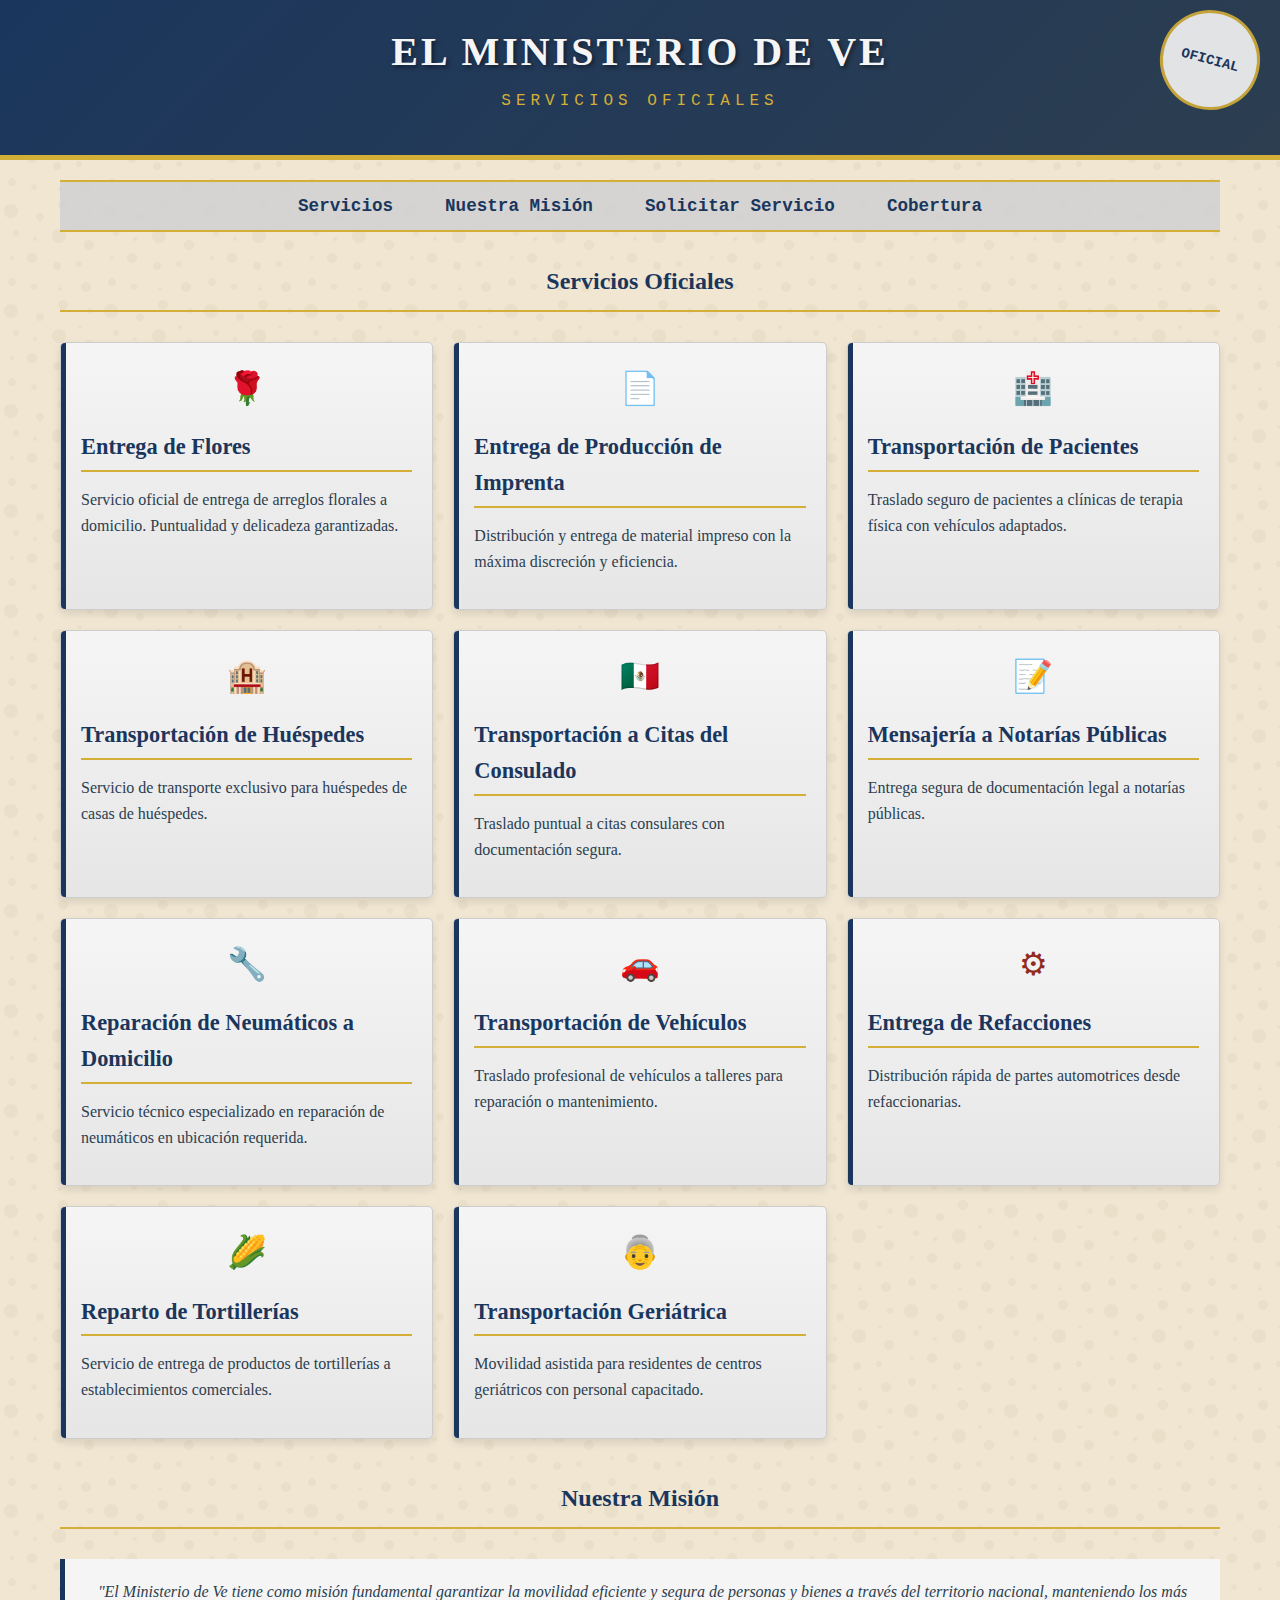
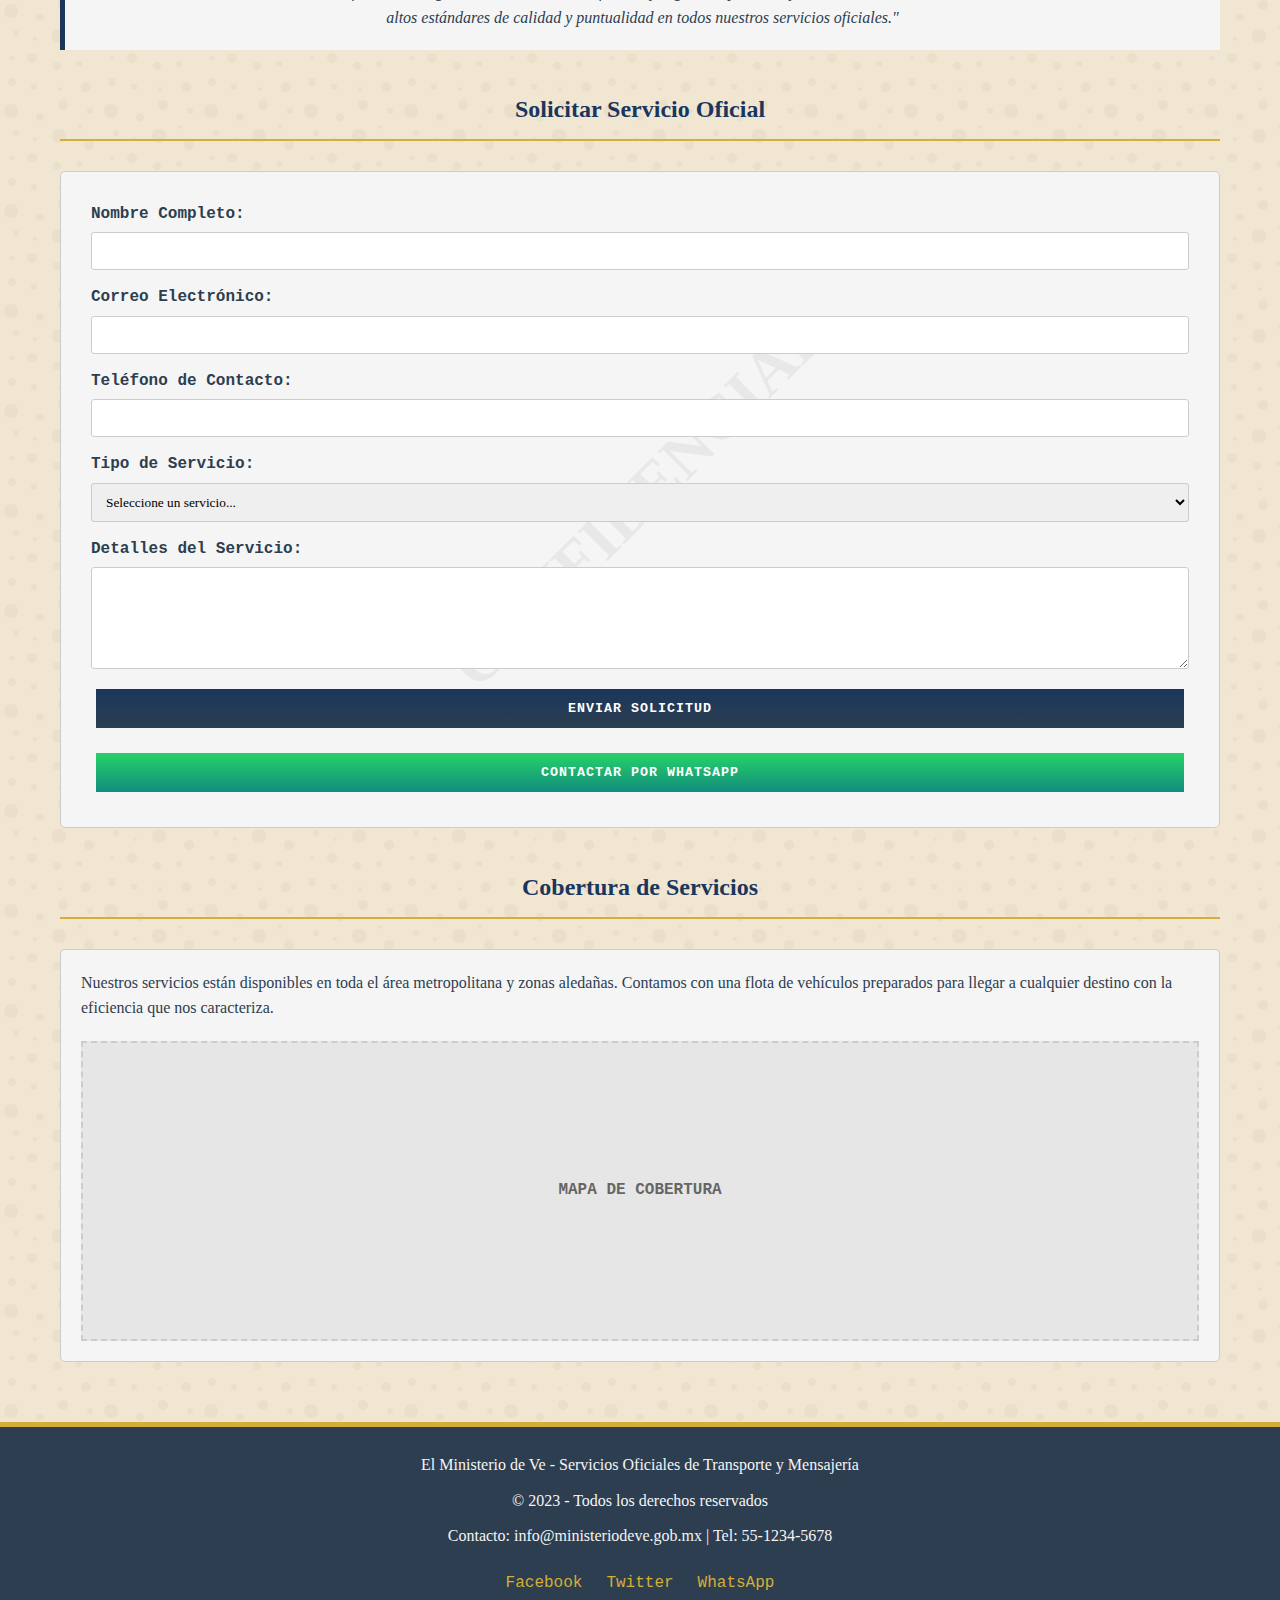
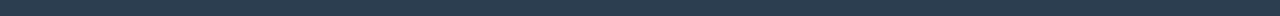
<file: index.html>
<!DOCTYPE html>
<html lang="es">
<head>
    <meta charset="UTF-8">
    <meta name="viewport" content="width=device-width, initial-scale=1.0">
    <title>El Ministerio de Ve - Servicios Oficiales</title>
    <link rel="stylesheet" href="style.css">
</head>
<body>
    <header>
        <div class="official-stamp"></div>
        <div class="logo">
            <h1>El Ministerio de Ve</h1>
            <p>SERVICIOS OFICIALES</p>
        </div>
    </header>

    <div class="container">
        <nav>
            <ul>
                <li><a href="#services">Servicios</a></li>
                <li><a href="#about">Nuestra Misión</a></li>
                <li><a href="#contact">Solicitar Servicio</a></li>
                <li><a href="#coverage">Cobertura</a></li>
            </ul>
        </nav>

        <section id="services">
            <h2>Servicios Oficiales</h2>
            <div class="services">
                <div class="service-card">
                    <div class="service-icon">🌹</div>
                    <h3>Entrega de Flores</h3>
                    <p>Servicio oficial de entrega de arreglos florales a domicilio. Puntualidad y delicadeza garantizadas.</p>
                </div>
                
                <div class="service-card">
                    <div class="service-icon">📄</div>
                    <h3>Entrega de Producción de Imprenta</h3>
                    <p>Distribución y entrega de material impreso con la máxima discreción y eficiencia.</p>
                </div>
                
                <div class="service-card">
                    <div class="service-icon">🏥</div>
                    <h3>Transportación de Pacientes</h3>
                    <p>Traslado seguro de pacientes a clínicas de terapia física con vehículos adaptados.</p>
                </div>
                
                <div class="service-card">
                    <div class="service-icon">🏨</div>
                    <h3>Transportación de Huéspedes</h3>
                    <p>Servicio de transporte exclusivo para huéspedes de casas de huéspedes.</p>
                </div>
                
                <div class="service-card">
                    <div class="service-icon">🇲🇽</div>
                    <h3>Transportación a Citas del Consulado</h3>
                    <p>Traslado puntual a citas consulares con documentación segura.</p>
                </div>
                
                <div class="service-card">
                    <div class="service-icon">📝</div>
                    <h3>Mensajería a Notarías Públicas</h3>
                    <p>Entrega segura de documentación legal a notarías públicas.</p>
                </div>
                
                <div class="service-card">
                    <div class="service-icon">🔧</div>
                    <h3>Reparación de Neumáticos a Domicilio</h3>
                    <p>Servicio técnico especializado en reparación de neumáticos en ubicación requerida.</p>
                </div>
                
                <div class="service-card">
                    <div class="service-icon">🚗</div>
                    <h3>Transportación de Vehículos</h3>
                    <p>Traslado profesional de vehículos a talleres para reparación o mantenimiento.</p>
                </div>
                
                <div class="service-card">
                    <div class="service-icon">⚙</div>
                    <h3>Entrega de Refacciones</h3>
                    <p>Distribución rápida de partes automotrices desde refaccionarias.</p>
                </div>
                
                <div class="service-card">
                    <div class="service-icon">🌽</div>
                    <h3>Reparto de Tortillerías</h3>
                    <p>Servicio de entrega de productos de tortillerías a establecimientos comerciales.</p>
                </div>
                
                <div class="service-card">
                    <div class="service-icon">👵</div>
                    <h3>Transportación Geriátrica</h3>
                    <p>Movilidad asistida para residentes de centros geriátricos con personal capacitado.</p>
                </div>
            </div>
        </section>

        <section id="about">
            <h2>Nuestra Misión</h2>
            <div class="mission-statement">
                <p>"El Ministerio de Ve tiene como misión fundamental garantizar la movilidad eficiente y segura de personas y bienes a través del territorio nacional, manteniendo los más altos estándares de calidad y puntualidad en todos nuestros servicios oficiales."</p>
            </div>
        </section>

        <section id="contact">
            <h2>Solicitar Servicio Oficial</h2>
            <div class="contact">
                <form id="service-form" class="contact-form">
                    <div class="form-group">
                        <label for="name">Nombre Completo:</label>
                        <input type="text" id="name" required>
                    </div>
                    
                    <div class="form-group">
                        <label for="email">Correo Electrónico:</label>
                        <input type="email" id="email" required>
                    </div>
                    
                    <div class="form-group">
                        <label for="phone">Teléfono de Contacto:</label>
                        <input type="tel" id="phone" required>
                    </div>
                    
                    <div class="form-group">
                        <label for="service">Tipo de Servicio:</label>
                        <select id="service" required>
                            <option value="">Seleccione un servicio...</option>
                            <option value="flowers">Entrega de Flores</option>
                            <option value="print">Entrega de Producción de Imprenta</option>
                            <option value="patients">Transportación de Pacientes</option>
                            <option value="guests">Transportación de Huéspedes</option>
                            <option value="consulate">Transportación a Citas del Consulado</option>
                            <option value="notary">Mensajería a Notarías Públicas</option>
                            <option value="tires">Reparación de Neumáticos a Domicilio</option>
                            <option value="vehicles">Transportación de Vehículos</option>
                            <option value="parts">Entrega de Partes de Refaccionarias</option>
                            <option value="tortillas">Reparto de Tortillerías</option>
                            <option value="elderly">Transportación en Residencias Geriátricas</option>
                        </select>
                    </div>
                    
                    <div class="form-group">
                        <label for="message">Detalles del Servicio:</label>
                        <textarea id="message" rows="5" required></textarea>
                    </div>
                    
                    <button type="submit" class="btn">Enviar Solicitud</button>
                    <button type="button" id="whatsapp-btn" class="btn whatsapp-btn">Contactar por WhatsApp</button>
                </form>
            </div>
        </section>

        <section id="coverage">
            <h2>Cobertura de Servicios</h2>
            <div class="coverage-map">
                <p>Nuestros servicios están disponibles en toda el área metropolitana y zonas aledañas. Contamos con una flota de vehículos preparados para llegar a cualquier destino con la eficiencia que nos caracteriza.</p>
                <div class="map-placeholder">
                    <span>MAPA DE COBERTURA</span>
                </div>
            </div>
        </section>
    </div>

    <footer>
        <div class="footer-content">
            <p>El Ministerio de Ve - Servicios Oficiales de Transporte y Mensajería</p>
            <p>© 2023 - Todos los derechos reservados</p>
            <p>Contacto: info@ministeriodeve.gob.mx | Tel: 55-1234-5678</p>
            <div class="social-links">
                <a href="#" class="social-link">Facebook</a>
                <a href="#" class="social-link">Twitter</a>
                <a href="#" id="whatsapp-footer" class="social-link">WhatsApp</a>
            </div>
        </div>
    </footer>

    <script src="script.js"></script>
</body>
</html>
</file>
<file: style.css>
/* Estilos generales */
:root {
    --color-primary: #1B365D;
    --color-secondary: #922B21;
    --color-accent: #D4AF37;
    --color-light: #F5F5F5;
    --color-dark: #2C3E50;
    --font-main: 'Times New Roman', serif;
    --font-sec: 'Courier New', monospace;
}

* {
    margin: 0;
    padding: 0;
    box-sizing: border-box;
}

body {
    font-family: var(--font-main);
    background-color: #f0e6d2;
    background-image: url("data:image/svg+xml,%3Csvg width='100' height='100' viewBox='0 0 100 100' xmlns='http://www.w3.org/2000/svg'%3E%3Cpath d='M11 18c3.866 0 7-3.134 7-7s-3.134-7-7-7-7 3.134-7 7 3.134 7 7 7zm48 25c3.866 0 7-3.134 7-7s-3.134-7-7-7-7 3.134-7 7 3.134 7 7 7zm-43-7c1.657 0 3-1.343 3-3s-1.343-3-3-3-3 1.343-3 3 1.343 3 3 3zm63 31c1.657 0 3-1.343 3-3s-1.343-3-3-3-3 1.343-3 3 1.343 3 3 3zM34 90c1.657 0 3-1.343 3-3s-1.343-3-3-3-3 1.343-3 3 1.343 3 3 3zm56-76c1.657 0 3-1.343 3-3s-1.343-3-3-3-3 1.343-3 3 1.343 3 3 3zM12 86c2.21 0 4-1.79 4-4s-1.79-4-4-4-4 1.79-4 4 1.79 4 4 4zm28-65c2.21 0 4-1.79 4-4s-1.79-4-4-4-4 1.79-4 4 1.79 4 4 4zm23-11c2.76 0 5-2.24 5-5s-2.24-5-5-5-5 2.24-5 5 2.24 5 5 5zm-6 60c2.21 0 4-1.79 4-4s-1.79-4-4-4-4 1.79-4 4 1.79 4 4 4zm29 22c2.76 0 5-2.24 5-5s-2.24-5-5-5-5 2.24-5 5 2.24 5 5 5zM32 63c2.76 0 5-2.24 5-5s-2.24-5-5-5-5 2.24-5 5 2.24 5 5 5zm57-13c2.76 0 5-2.24 5-5s-2.24-5-5-5-5 2.24-5 5 2.24 5 5 5zm-9-21c1.105 0 2-.895 2-2s-.895-2-2-2-2 .895-2 2 .895 2 2 2zM60 91c1.105 0 2-.895 2-2s-.895-2-2-2-2 .895-2 2 .895 2 2 2zM35 41c1.105 0 2-.895 2-2s-.895-2-2-2-2 .895-2 2 .895 2 2 2zM12 60c1.105 0 2-.895 2-2s-.895-2-2-2-2 .895-2 2 .895 2 2 2z' fill='%23b89f7a' fill-opacity='0.1' fill-rule='evenodd'/%3E%3C/svg%3E");
    color: var(--color-dark);
    line-height: 1.6;
}

.container {
    max-width: 1200px;
    margin: 0 auto;
    padding: 20px;
}

/* Encabezado */
header {
    background: linear-gradient(135deg, var(--color-primary) 0%, var(--color-dark) 100%);
    color: var(--color-light);
    padding: 20px;
    border-bottom: 5px solid var(--color-accent);
    position: relative;
    text-align: center;
}

.official-stamp {
    position: absolute;
    top: 10px;
    right: 20px;
    width: 100px;
    height: 100px;
    border: 3px solid var(--color-accent);
    border-radius: 50%;
    display: flex;
    align-items: center;
    justify-content: center;
    background: var(--color-light);
    transform: rotate(15deg);
    opacity: 0.9;
}

.official-stamp:before {
    content: "OFICIAL";
    font-family: var(--font-sec);
    font-weight: bold;
    color: var(--color-primary);
    font-size: 14px;
    text-align: center;
}

.logo {
    display: flex;
    flex-direction: column;
    align-items: center;
    margin-bottom: 20px;
}

.logo h1 {
    font-size: 2.5rem;
    text-transform: uppercase;
    letter-spacing: 3px;
    margin-bottom: 5px;
    text-shadow: 2px 2px 4px rgba(0, 0, 0, 0.5);
}

.logo p {
    font-family: var(--font-sec);
    font-size: 1rem;
    letter-spacing: 5px;
    color: var(--color-accent);
}

/* Navegación */
nav {
    background-color: rgba(210, 210, 210, 0.9);
    padding: 10px;
    border-top: 2px solid var(--color-accent);
    border-bottom: 2px solid var(--color-accent);
    margin-bottom: 30px;
}

nav ul {
    display: flex;
    justify-content: center;
    list-style: none;
    flex-wrap: wrap;
}

nav li {
    margin: 0 15px;
}

nav a {
    text-decoration: none;
    color: var(--color-primary);
    font-weight: bold;
    font-family: var(--font-sec);
    font-size: 1.1rem;
    transition: all 0.3s ease;
    padding: 5px 10px;
    border: 1px solid transparent;
}

nav a:hover {
    border-bottom: 1px solid var(--color-primary);
    background-color: rgba(255, 255, 255, 0.3);
}

/* Secciones */
section {
    margin-bottom: 40px;
}

section h2 {
    text-align: center;
    color: var(--color-primary);
    margin-bottom: 30px;
    border-bottom: 2px solid var(--color-accent);
    padding-bottom: 10px;
}

/* Sección de servicios */
.services {
    display: grid;
    grid-template-columns: repeat(auto-fit, minmax(300px, 1fr));
    gap: 20px;
    margin-bottom: 40px;
}

.service-card {
    background: linear-gradient(to bottom, var(--color-light) 0%, #e6e6e6 100%);
    border: 1px solid #ccc;
    border-radius: 5px;
    padding: 20px;
    box-shadow: 0 4px 8px rgba(0, 0, 0, 0.1);
    transition: transform 0.3s ease, box-shadow 0.3s ease;
    position: relative;
    overflow: hidden;
}

.service-card:before {
    content: "";
    position: absolute;
    top: 0;
    left: 0;
    width: 5px;
    height: 100%;
    background: var(--color-primary);
}

.service-card:hover {
    transform: translateY(-5px);
    box-shadow: 0 8px 16px rgba(0, 0, 0, 0.2);
}

.service-card h3 {
    color: var(--color-primary);
    margin-bottom: 15px;
    font-size: 1.4rem;
    border-bottom: 2px solid var(--color-accent);
    padding-bottom: 5px;
}

.service-card p {
    margin-bottom: 15px;
}

.service-icon {
    font-size: 2rem;
    color: var(--color-secondary);
    margin-bottom: 15px;
    text-align: center;
}

/* Sección de misión */
.mission-statement {
    background-color: var(--color-light);
    padding: 20px;
    border-left: 5px solid var(--color-primary);
}

.mission-statement p {
    font-style: italic;
    text-align: center;
}

/* Sección de contacto */
.contact {
    background-color: var(--color-light);
    padding: 30px;
    border: 1px solid #ccc;
    border-radius: 5px;
    margin-bottom: 40px;
    position: relative;
}

.contact:before {
    content: "CONFIDENCIAL";
    position: absolute;
    top: 50%;
    left: 50%;
    transform: translate(-50%, -50%) rotate(-45deg);
    font-size: 4rem;
    color: rgba(0, 0, 0, 0.05);
    font-weight: bold;
    pointer-events: none;
    z-index: 0;
}

.contact-form {
    display: grid;
    gap: 15px;
    position: relative;
    z-index: 1;
}

.form-group {
    display: flex;
    flex-direction: column;
}

.form-group label {
    margin-bottom: 5px;
    font-weight: bold;
    font-family: var(--font-sec);
}

.form-group input,
.form-group textarea,
.form-group select {
    padding: 10px;
    border: 1px solid #ccc;
    border-radius: 3px;
    font-family: var(--font-main);
}

.btn {
    background: linear-gradient(to bottom, var(--color-primary) 0%, var(--color-dark) 100%);
    color: white;
    border: none;
    padding: 12px 20px;
    cursor: pointer;
    font-family: var(--font-sec);
    font-weight: bold;
    text-transform: uppercase;
    letter-spacing: 1px;
    transition: all 0.3s ease;
    margin: 5px;
}

.btn:hover {
    background: linear-gradient(to bottom, var(--color-secondary) 0%, #7B241C 100%);
}

.whatsapp-btn {
    background: linear-gradient(to bottom, #25D366 0%, #128C7E 100%);
}

.whatsapp-btn:hover {
    background: linear-gradient(to bottom, #128C7E 0%, #075E54 100%);
}

/* Sección de cobertura */
.coverage-map {
    background-color: var(--color-light);
    padding: 20px;
    border: 1px solid #ccc;
    border-radius: 5px;
}

.map-placeholder {
    height: 300px;
    background-color: #e6e6e6;
    display: flex;
    align-items: center;
    justify-content: center;
    margin-top: 20px;
    border: 2px dashed #ccc;
}

.map-placeholder span {
    font-family: var(--font-sec);
    color: #666;
    font-weight: bold;
}

/* Footer */
footer {
    background-color: var(--color-dark);
    color: var(--color-light);
    padding: 20px;
    text-align: center;
    border-top: 5px solid var(--color-accent);
}

.footer-content {
    display: flex;
    flex-direction: column;
    align-items: center;
}

.footer-content p {
    margin: 5px 0;
}

.social-links {
    margin-top: 15px;
}

.social-link {
    color: var(--color-accent);
    text-decoration: none;
    margin: 0 10px;
    font-family: var(--font-sec);
}

.social-link:hover {
    text-decoration: underline;
}

/* Responsive */
@media (max-width: 768px) {
    nav ul {
        flex-direction: column;
        align-items: center;
    }
    
    nav li {
        margin: 5px 0;
    }
    
    .logo h1 {
        font-size: 2rem;
    }
    
    .services {
        grid-template-columns: 1fr;
    }
    
    .official-stamp {
        width: 70px;
        height: 70px;
        right: 10px;
    }
    
    .official-stamp:before {
        font-size: 10px;
    }
}
</file>
